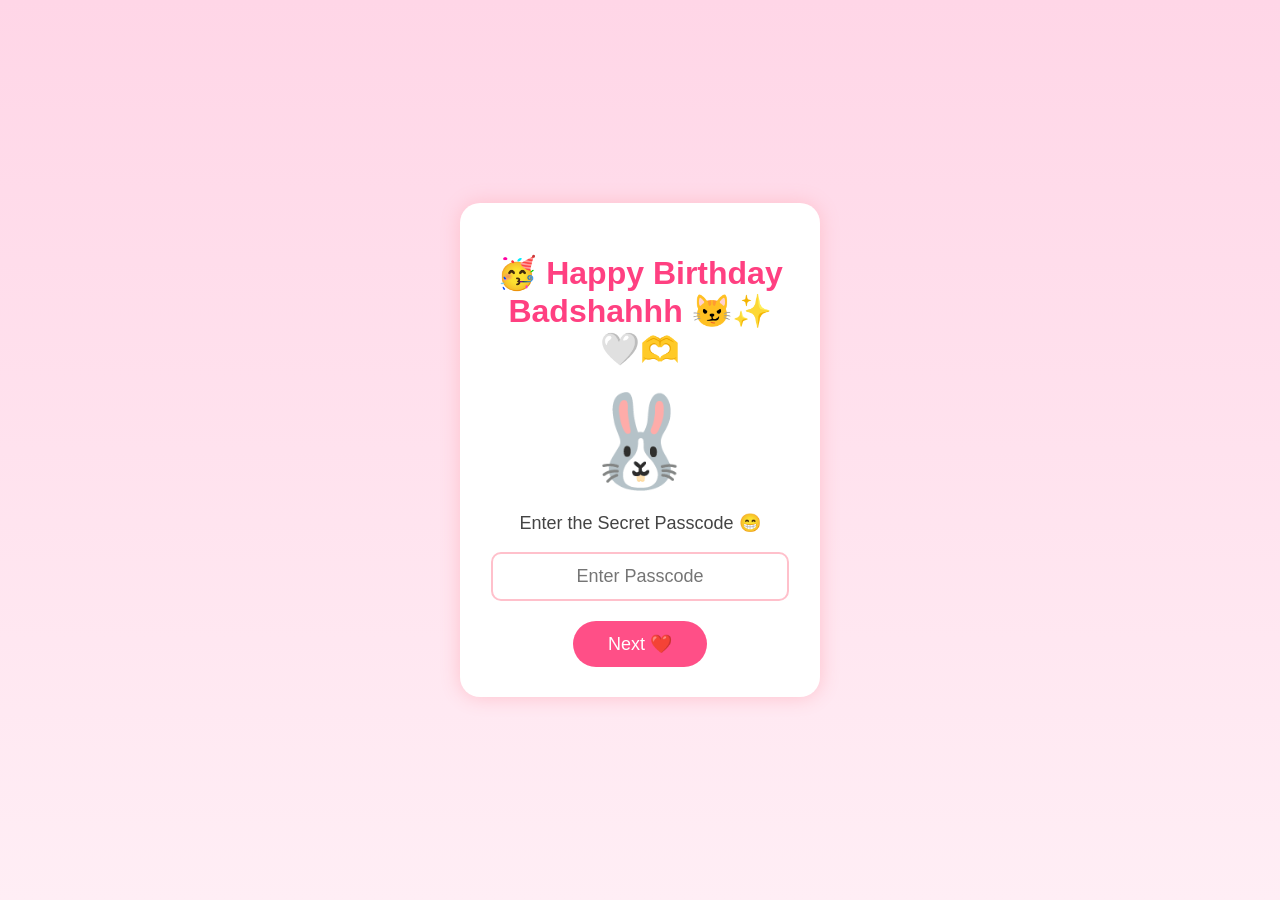
<file: index.html>
<!DOCTYPE html>
<html lang="en">
<head>
  <meta charset="UTF-8">
  <meta name="viewport" content="width=device-width, initial-scale=1.0">
  <title>Happy Birthday Badshahhh 🎂</title>

  <link rel="stylesheet" href="style.css">
</head>
<body>

<div class="container">

  <h1>🥳 Happy Birthday Badshahhh 😼✨🤍🫶</h1>

  <div class="bunny">
      🐰
  </div>

  <p class="text">
      Enter the Secret Passcode 😁
  </p>

  <input
      type="password"
      id="passcode"
      placeholder="Enter Passcode">

  <button onclick="checkPass()">
      Next ❤️
  </button>

</div>

<script src="script.js"></script>

</body>
</html>
</file>
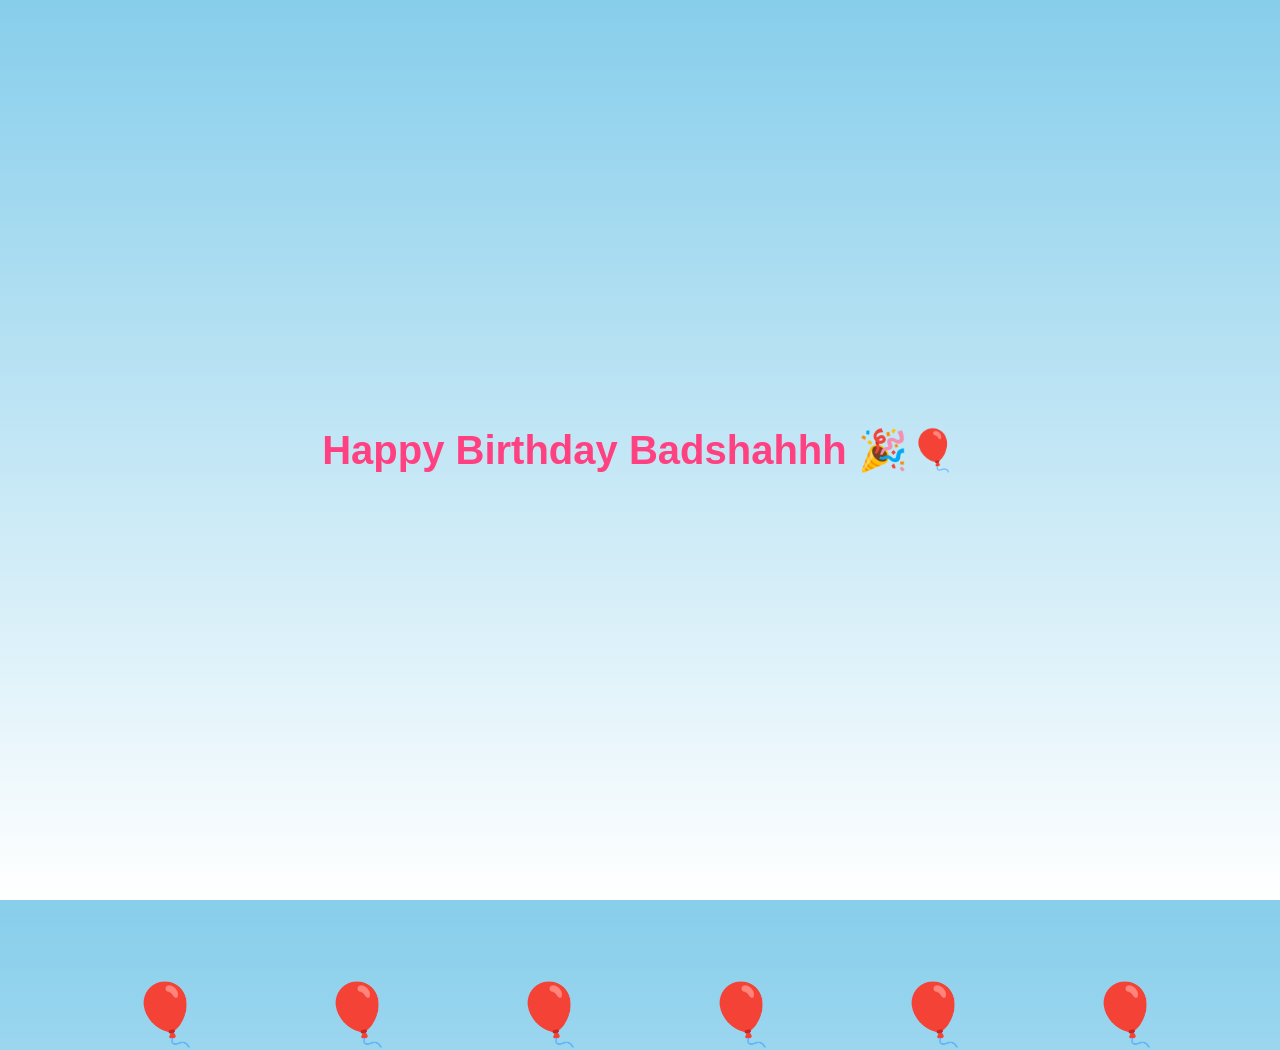
<file: balloons.html>
<!DOCTYPE html>
<html lang="en">
<head>
<meta charset="UTF-8">
<meta name="viewport" content="width=device-width, initial-scale=1.0">
<title>Balloons 🎈</title>

<style>
body{
margin:0;
overflow:hidden;
background:linear-gradient(#87CEEB,#ffffff);
display:flex;
justify-content:center;
align-items:center;
height:100vh;
font-family:Arial,sans-serif;
}

h1{
color:#ff4081;
text-align:center;
font-size:40px;
z-index:10;
}

.balloon{
position:absolute;
bottom:-150px;
font-size:60px;
animation:float 8s linear infinite;
}

@keyframes float{
0%{
transform:translateY(0);
}
100%{
transform:translateY(-120vh);
}
}
</style>
</head>

<body>

<h1>Happy Birthday Badshahhh 🎉🎈</h1>

<div class="balloon" style="left:10%;animation-delay:0s;">🎈</div>
<div class="balloon" style="left:25%;animation-delay:1s;">🎈</div>
<div class="balloon" style="left:40%;animation-delay:2s;">🎈</div>
<div class="balloon" style="left:55%;animation-delay:3s;">🎈</div>
<div class="balloon" style="left:70%;animation-delay:4s;">🎈</div>
<div class="balloon" style="left:85%;animation-delay:5s;">🎈</div>

<script>
setTimeout(function(){
window.location.href="gallery.html";
},5000);
</script>

</body>
</html>
</file>
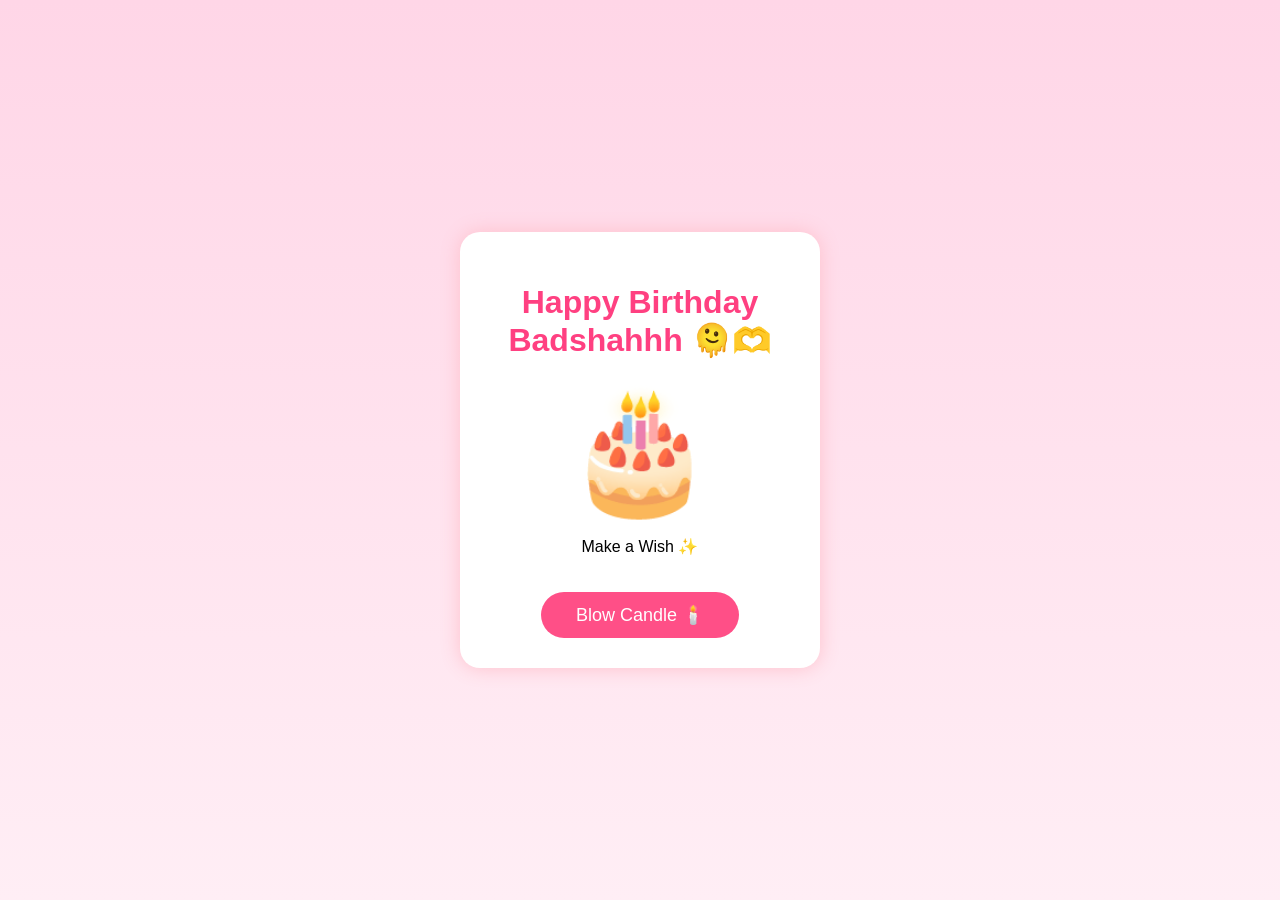
<file: cake.html>
<!DOCTYPE html>
<html lang="en">
<head>
<meta charset="UTF-8">
<meta name="viewport" content="width=device-width, initial-scale=1.0">
<title>Birthday Cake</title>
<link rel="stylesheet" href="style.css">
</head>

<body>

<div class="container">

<h1> Happy Birthday Badshahhh 🫠🫶</h1>

<div style="font-size:120px;">🎂</div>

<p>Make a Wish ✨</p>

<button onclick="nextPage()">Blow Candle 🕯️</button>

</div>

<script>
function nextPage(){
window.location.href="balloons.html";
}
</script>

</body>
</html>
</file>
<file: style.css>
body{
margin:0;
padding:0;
font-family:Arial,sans-serif;
background:linear-gradient(#ffd6e7,#ffeef5);
display:flex;
justify-content:center;
align-items:center;
height:100vh;
}

.container{
background:white;
padding:30px;
border-radius:20px;
text-align:center;
box-shadow:0 0 20px pink;
width:300px;
}

h1{
color:#ff4081;
}

.bunny{
font-size:90px;
margin:15px;
}

.text{
font-size:18px;
color:#444;
}

input{
width:90%;
padding:12px;
border-radius:10px;
border:2px solid pink;
font-size:18px;
text-align:center;
}

button{
margin-top:20px;
padding:12px 35px;
font-size:18px;
background:#ff4f87;
color:white;
border:none;
border-radius:30px;
cursor:pointer;
}

button:hover{
background:#ff1f68;
}
</file>
